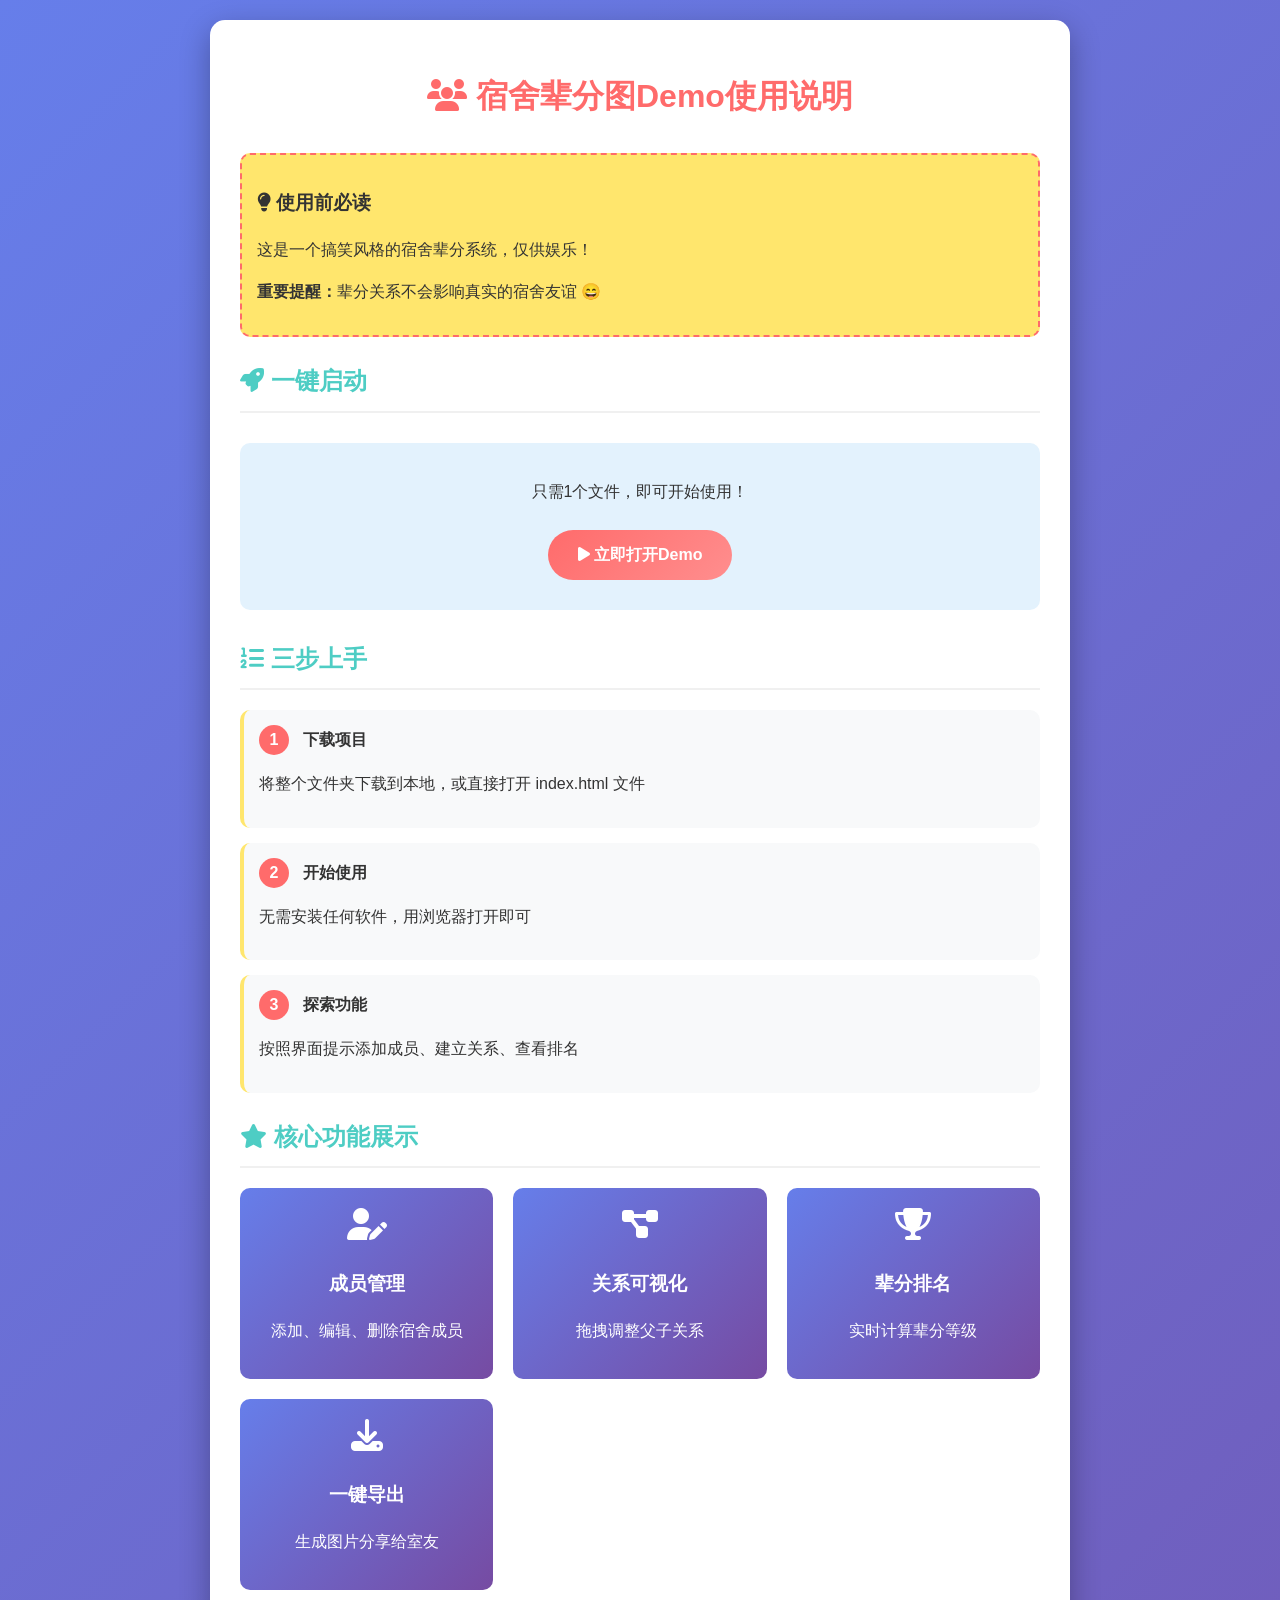
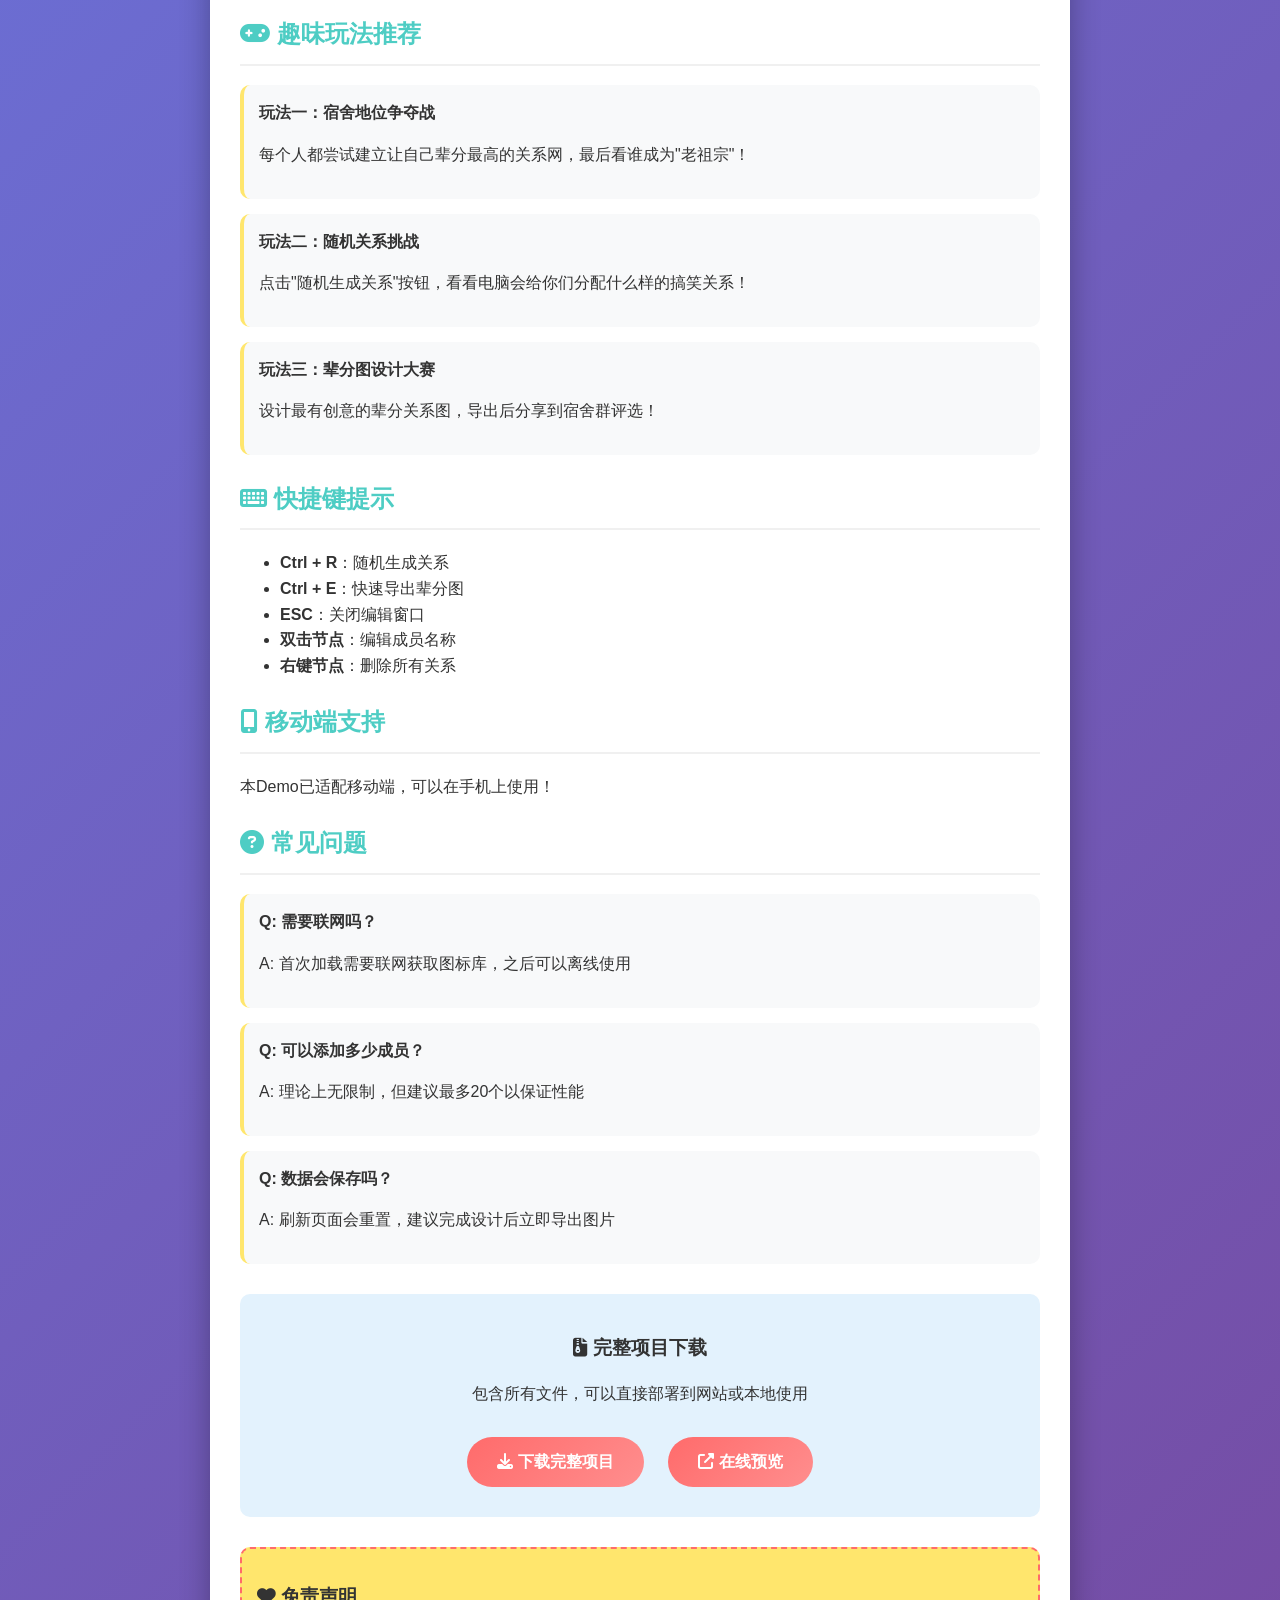
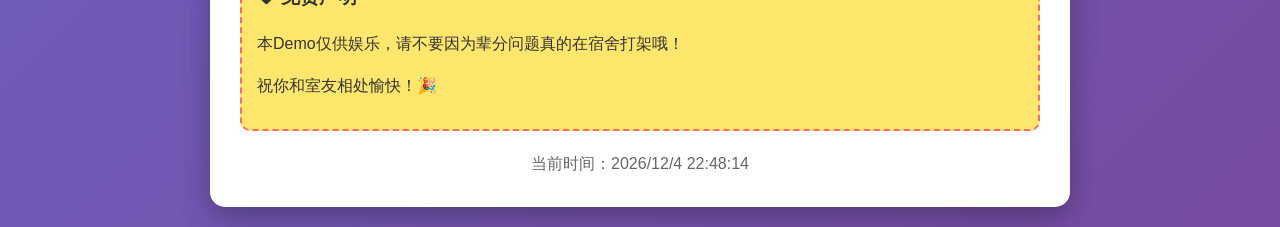
<file: workspace/demo-instructions.html>
<!DOCTYPE html>
<html lang="zh-CN">
<head>
    <meta charset="UTF-8">
    <meta name="viewport" content="width=device-width, initial-scale=1.0">
    <title>宿舍辈分图Demo - 使用说明</title>
    <style>
        body {
            font-family: 'Microsoft YaHei', sans-serif;
            line-height: 1.6;
            margin: 0;
            padding: 20px;
            background: linear-gradient(135deg, #667eea 0%, #764ba2 100%);
            color: #333;
        }
        
        .container {
            max-width: 800px;
            margin: 0 auto;
            background: white;
            padding: 30px;
            border-radius: 15px;
            box-shadow: 0 10px 30px rgba(0,0,0,0.3);
        }
        
        h1 {
            color: #ff6b6b;
            text-align: center;
            margin-bottom: 30px;
        }
        
        h2 {
            color: #4ecdc4;
            margin-top: 25px;
            border-bottom: 2px solid #f0f0f0;
            padding-bottom: 10px;
        }
        
        .step {
            background: #f8f9fa;
            padding: 15px;
            margin: 15px 0;
            border-radius: 10px;
            border-left: 4px solid #ffe66d;
        }
        
        .step-number {
            background: #ff6b6b;
            color: white;
            width: 30px;
            height: 30px;
            border-radius: 50%;
            display: inline-flex;
            align-items: center;
            justify-content: center;
            margin-right: 10px;
            font-weight: bold;
        }
        
        .feature-grid {
            display: grid;
            grid-template-columns: repeat(auto-fit, minmax(250px, 1fr));
            gap: 20px;
            margin: 20px 0;
        }
        
        .feature-card {
            background: linear-gradient(135deg, #667eea 0%, #764ba2 100%);
            color: white;
            padding: 20px;
            border-radius: 10px;
            text-align: center;
        }
        
        .feature-card i {
            font-size: 2rem;
            margin-bottom: 10px;
        }
        
        .download-section {
            text-align: center;
            margin: 30px 0;
            padding: 20px;
            background: #e3f2fd;
            border-radius: 10px;
        }
        
        .btn {
            display: inline-block;
            padding: 12px 30px;
            background: linear-gradient(135deg, #ff6b6b 0%, #ff8e8e 100%);
            color: white;
            text-decoration: none;
            border-radius: 25px;
            font-weight: bold;
            margin: 10px;
            transition: transform 0.3s, box-shadow 0.3s;
        }
        
        .btn:hover {
            transform: translateY(-2px);
            box-shadow: 0 5px 15px rgba(0,0,0,0.2);
        }
        
        .funny-note {
            background: #ffe66d;
            padding: 15px;
            border-radius: 10px;
            margin: 20px 0;
            border: 2px dashed #ff6b6b;
        }
        
        .screenshot {
            width: 100%;
            max-width: 600px;
            margin: 20px auto;
            display: block;
            border-radius: 10px;
            box-shadow: 0 5px 15px rgba(0,0,0,0.2);
        }
    </style>
    <link rel="stylesheet" href="https://cdnjs.cloudflare.com/ajax/libs/font-awesome/6.4.0/css/all.min.css">
</head>
<body>
    <div class="container">
        <h1><i class="fas fa-users"></i> 宿舍辈分图Demo使用说明</h1>
        
        <div class="funny-note">
            <h3><i class="fas fa-lightbulb"></i> 使用前必读</h3>
            <p>这是一个搞笑风格的宿舍辈分系统，仅供娱乐！</p>
            <p><strong>重要提醒：</strong>辈分关系不会影响真实的宿舍友谊 😄</p>
        </div>
        
        <h2><i class="fas fa-rocket"></i> 一键启动</h2>
        <div class="download-section">
            <p>只需1个文件，即可开始使用！</p>
            <a href="index.html" class="btn" target="_blank">
                <i class="fas fa-play"></i> 立即打开Demo
            </a>
        </div>
        
        <h2><i class="fas fa-list-ol"></i> 三步上手</h2>
        
        <div class="step">
            <span class="step-number">1</span>
            <strong>下载项目</strong>
            <p>将整个文件夹下载到本地，或直接打开 index.html 文件</p>
        </div>
        
        <div class="step">
            <span class="step-number">2</span>
            <strong>开始使用</strong>
            <p>无需安装任何软件，用浏览器打开即可</p>
        </div>
        
        <div class="step">
            <span class="step-number">3</span>
            <strong>探索功能</strong>
            <p>按照界面提示添加成员、建立关系、查看排名</p>
        </div>
        
        <h2><i class="fas fa-star"></i> 核心功能展示</h2>
        
        <div class="feature-grid">
            <div class="feature-card">
                <i class="fas fa-user-edit"></i>
                <h3>成员管理</h3>
                <p>添加、编辑、删除宿舍成员</p>
            </div>
            
            <div class="feature-card">
                <i class="fas fa-project-diagram"></i>
                <h3>关系可视化</h3>
                <p>拖拽调整父子关系</p>
            </div>
            
            <div class="feature-card">
                <i class="fas fa-trophy"></i>
                <h3>辈分排名</h3>
                <p>实时计算辈分等级</p>
            </div>
            
            <div class="feature-card">
                <i class="fas fa-download"></i>
                <h3>一键导出</h3>
                <p>生成图片分享给室友</p>
            </div>
        </div>
        
        <h2><i class="fas fa-gamepad"></i> 趣味玩法推荐</h2>
        
        <div class="step">
            <strong>玩法一：宿舍地位争夺战</strong>
            <p>每个人都尝试建立让自己辈分最高的关系网，最后看谁成为"老祖宗"！</p>
        </div>
        
        <div class="step">
            <strong>玩法二：随机关系挑战</strong>
            <p>点击"随机生成关系"按钮，看看电脑会给你们分配什么样的搞笑关系！</p>
        </div>
        
        <div class="step">
            <strong>玩法三：辈分图设计大赛</strong>
            <p>设计最有创意的辈分关系图，导出后分享到宿舍群评选！</p>
        </div>
        
        <h2><i class="fas fa-keyboard"></i> 快捷键提示</h2>
        <ul>
            <li><strong>Ctrl + R</strong>：随机生成关系</li>
            <li><strong>Ctrl + E</strong>：快速导出辈分图</li>
            <li><strong>ESC</strong>：关闭编辑窗口</li>
            <li><strong>双击节点</strong>：编辑成员名称</li>
            <li><strong>右键节点</strong>：删除所有关系</li>
        </ul>
        
        <h2><i class="fas fa-mobile-alt"></i> 移动端支持</h2>
        <p>本Demo已适配移动端，可以在手机上使用！</p>
        
        <h2><i class="fas fa-question-circle"></i> 常见问题</h2>
        
        <div class="step">
            <strong>Q: 需要联网吗？</strong>
            <p>A: 首次加载需要联网获取图标库，之后可以离线使用</p>
        </div>
        
        <div class="step">
            <strong>Q: 可以添加多少成员？</strong>
            <p>A: 理论上无限制，但建议最多20个以保证性能</p>
        </div>
        
        <div class="step">
            <strong>Q: 数据会保存吗？</strong>
            <p>A: 刷新页面会重置，建议完成设计后立即导出图片</p>
        </div>
        
        <div class="download-section">
            <h3><i class="fas fa-file-archive"></i> 完整项目下载</h3>
            <p>包含所有文件，可以直接部署到网站或本地使用</p>
            <div style="margin-top: 20px;">
                <a href="#" onclick="downloadProject()" class="btn">
                    <i class="fas fa-download"></i> 下载完整项目
                </a>
                <a href="index.html" class="btn" target="_blank">
                    <i class="fas fa-external-link-alt"></i> 在线预览
                </a>
            </div>
        </div>
        
        <div class="funny-note">
            <h3><i class="fas fa-heart"></i> 免责声明</h3>
            <p>本Demo仅供娱乐，请不要因为辈分问题真的在宿舍打架哦！</p>
            <p>祝你和室友相处愉快！🎉</p>
        </div>
    </div>
    
    <script>
        function downloadProject() {
            alert('请手动复制整个文件夹，或使用压缩软件打包下载！\n\n包含文件：\n- index.html\n- style.css\n- script.js\n- README.md\n- demo-instructions.html');
        }
        
        // 显示当前时间
        function updateTime() {
            const now = new Date();
            const timeElement = document.createElement('div');
            timeElement.style.textAlign = 'center';
            timeElement.style.marginTop = '20px';
            timeElement.style.color = '#666';
            timeElement.innerHTML = `当前时间：${now.toLocaleString('zh-CN')}`;
            
            const container = document.querySelector('.container');
            if (!document.querySelector('.time-display')) {
                timeElement.className = 'time-display';
                container.appendChild(timeElement);
            }
        }
        
        updateTime();
        setInterval(updateTime, 60000);
    </script>
</body>
</html>
</file>
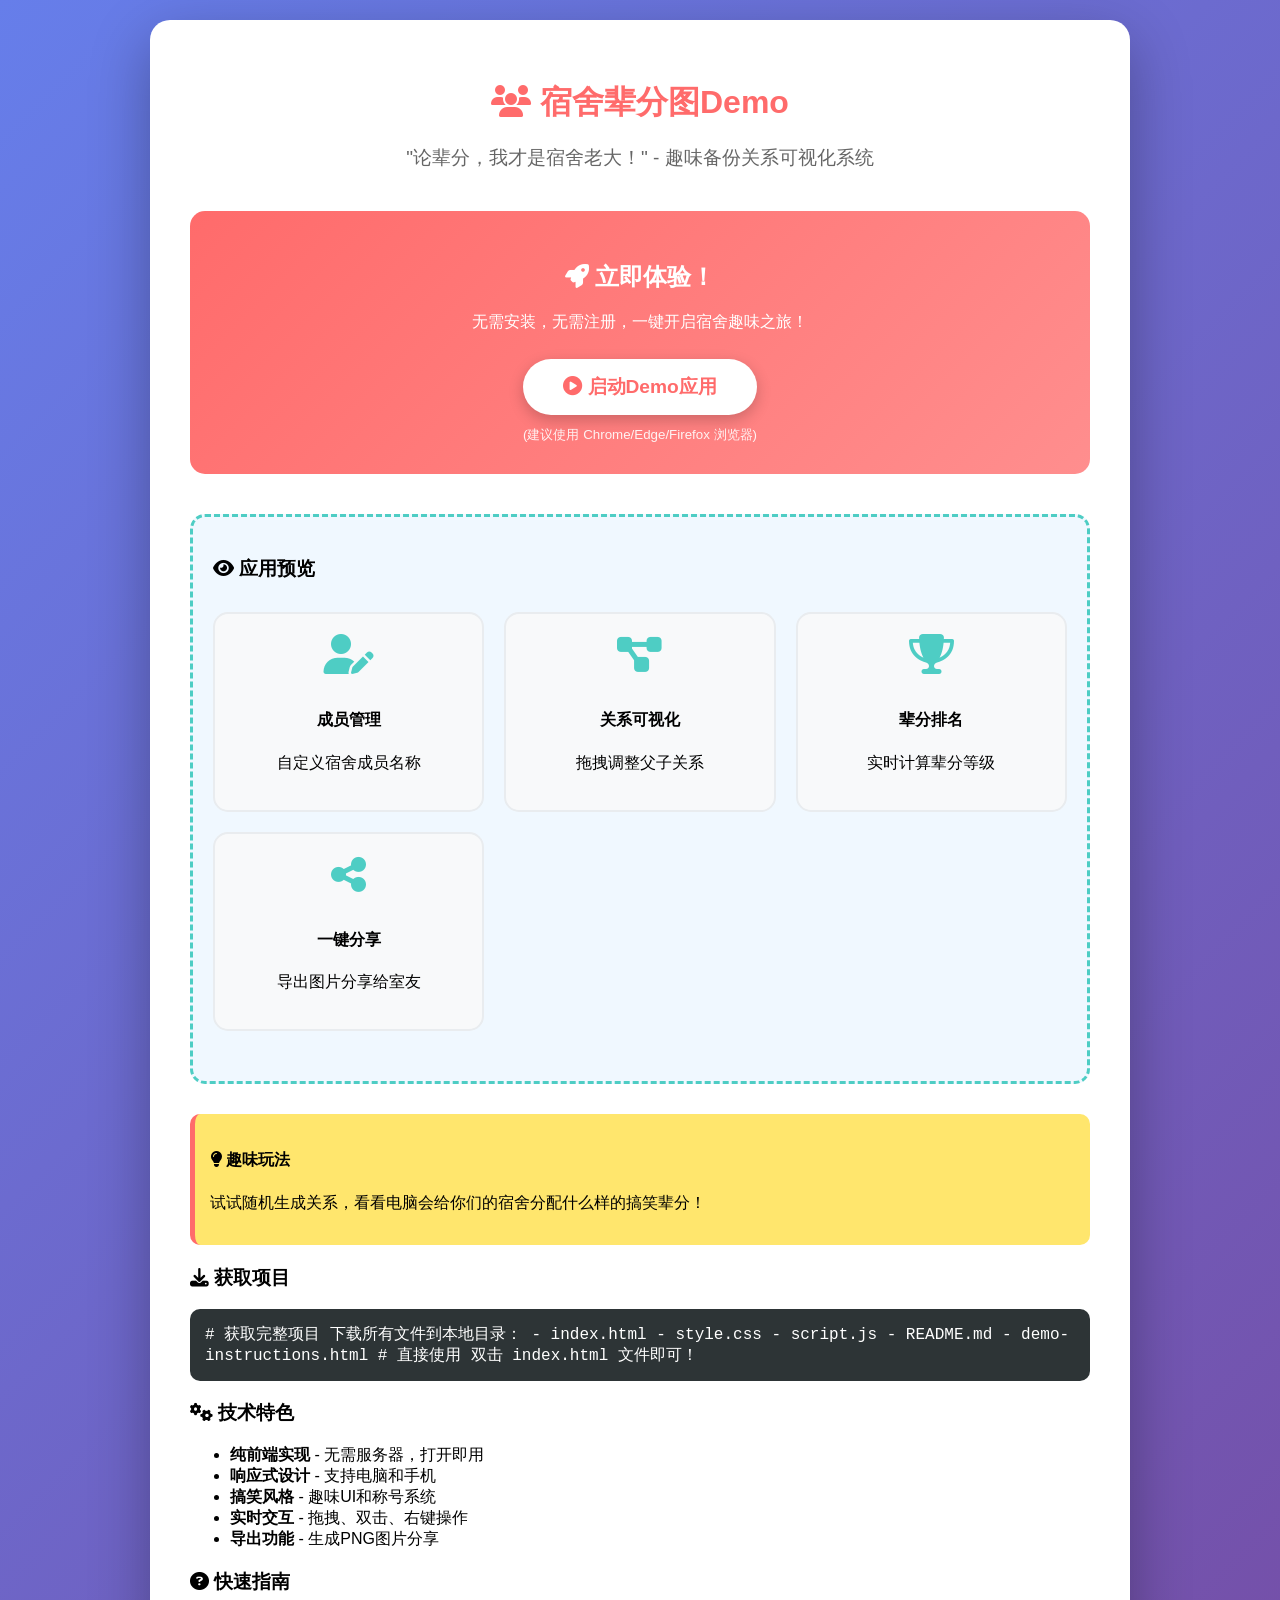
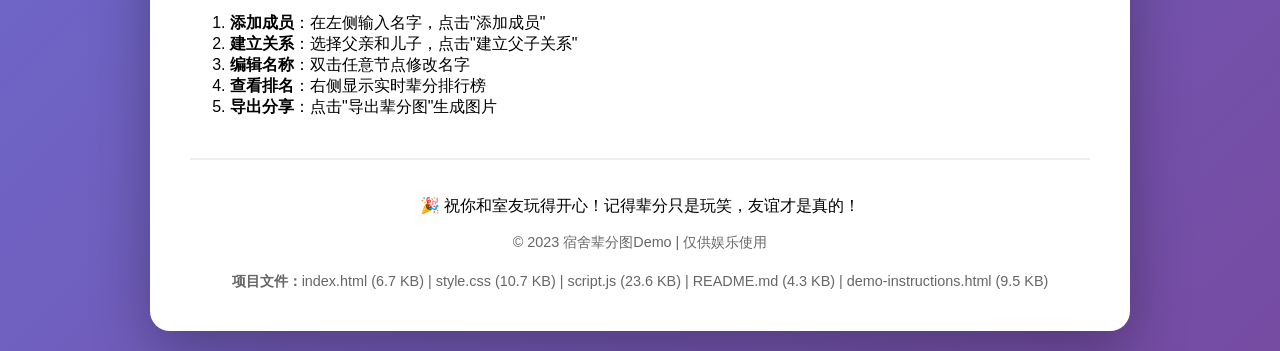
<file: workspace/快速开始.html>
<!DOCTYPE html>
<html lang="zh-CN">
<head>
    <meta charset="UTF-8">
    <meta name="viewport" content="width=device-width, initial-scale=1.0">
    <title>宿舍辈分图Demo - 快速开始</title>
    <style>
        body {
            font-family: 'Microsoft YaHei', sans-serif;
            margin: 0;
            padding: 20px;
            background: linear-gradient(135deg, #667eea 0%, #764ba2 100%);
            min-height: 100vh;
        }
        
        .container {
            max-width: 900px;
            margin: 0 auto;
            background: white;
            padding: 40px;
            border-radius: 20px;
            box-shadow: 0 20px 60px rgba(0,0,0,0.3);
        }
        
        h1 {
            color: #ff6b6b;
            text-align: center;
            margin-bottom: 10px;
        }
        
        .subtitle {
            text-align: center;
            color: #666;
            margin-bottom: 30px;
            font-size: 1.2rem;
        }
        
        .features {
            display: grid;
            grid-template-columns: repeat(auto-fit, minmax(200px, 1fr));
            gap: 20px;
            margin: 30px 0;
        }
        
        .feature {
            background: #f8f9fa;
            padding: 20px;
            border-radius: 15px;
            text-align: center;
            border: 2px solid #e9ecef;
            transition: transform 0.3s;
        }
        
        .feature:hover {
            transform: translateY(-5px);
            border-color: #ff6b6b;
        }
        
        .feature i {
            font-size: 2.5rem;
            color: #4ecdc4;
            margin-bottom: 15px;
        }
        
        .launch-section {
            text-align: center;
            margin: 40px 0;
            padding: 30px;
            background: linear-gradient(135deg, #ff6b6b 0%, #ff8e8e 100%);
            border-radius: 15px;
            color: white;
        }
        
        .launch-btn {
            display: inline-block;
            padding: 15px 40px;
            background: white;
            color: #ff6b6b;
            text-decoration: none;
            border-radius: 50px;
            font-size: 1.2rem;
            font-weight: bold;
            margin: 10px;
            transition: all 0.3s;
            box-shadow: 0 5px 15px rgba(0,0,0,0.2);
        }
        
        .launch-btn:hover {
            transform: translateY(-3px);
            box-shadow: 0 8px 25px rgba(0,0,0,0.3);
        }
        
        .preview {
            margin: 30px 0;
            border: 3px dashed #4ecdc4;
            border-radius: 15px;
            padding: 20px;
            background: #f0f8ff;
        }
        
        .code-block {
            background: #2d3436;
            color: #fff;
            padding: 15px;
            border-radius: 10px;
            font-family: 'Courier New', monospace;
            margin: 15px 0;
            overflow-x: auto;
        }
        
        .fun-fact {
            background: #ffe66d;
            padding: 15px;
            border-radius: 10px;
            margin: 20px 0;
            border-left: 5px solid #ff6b6b;
        }
        
        @media (max-width: 768px) {
            .container {
                padding: 20px;
            }
            
            .features {
                grid-template-columns: 1fr;
            }
        }
    </style>
    <link rel="stylesheet" href="https://cdnjs.cloudflare.com/ajax/libs/font-awesome/6.4.0/css/all.min.css">
</head>
<body>
    <div class="container">
        <h1><i class="fas fa-users"></i> 宿舍辈分图Demo</h1>
        <p class="subtitle">"论辈分，我才是宿舍老大！" - 趣味备份关系可视化系统</p>
        
        <div class="launch-section">
            <h2><i class="fas fa-rocket"></i> 立即体验！</h2>
            <p>无需安装，无需注册，一键开启宿舍趣味之旅！</p>
            <a href="index.html" class="launch-btn" target="_blank">
                <i class="fas fa-play-circle"></i> 启动Demo应用
            </a>
            <br>
            <small style="opacity: 0.9;">(建议使用 Chrome/Edge/Firefox 浏览器)</small>
        </div>
        
        <div class="preview">
            <h3><i class="fas fa-eye"></i> 应用预览</h3>
            <div class="features">
                <div class="feature">
                    <i class="fas fa-user-edit"></i>
                    <h4>成员管理</h4>
                    <p>自定义宿舍成员名称</p>
                </div>
                <div class="feature">
                    <i class="fas fa-project-diagram"></i>
                    <h4>关系可视化</h4>
                    <p>拖拽调整父子关系</p>
                </div>
                <div class="feature">
                    <i class="fas fa-trophy"></i>
                    <h4>辈分排名</h4>
                    <p>实时计算辈分等级</p>
                </div>
                <div class="feature">
                    <i class="fas fa-share-alt"></i>
                    <h4>一键分享</h4>
                    <p>导出图片分享给室友</p>
                </div>
            </div>
        </div>
        
        <div class="fun-fact">
            <h4><i class="fas fa-lightbulb"></i> 趣味玩法</h4>
            <p>试试随机生成关系，看看电脑会给你们的宿舍分配什么样的搞笑辈分！</p>
        </div>
        
        <h3><i class="fas fa-download"></i> 获取项目</h3>
        <div class="code-block">
# 获取完整项目
下载所有文件到本地目录：
- index.html
- style.css  
- script.js
- README.md
- demo-instructions.html

# 直接使用
双击 index.html 文件即可！
        </div>
        
        <h3><i class="fas fa-cogs"></i> 技术特色</h3>
        <ul>
            <li><strong>纯前端实现</strong> - 无需服务器，打开即用</li>
            <li><strong>响应式设计</strong> - 支持电脑和手机</li>
            <li><strong>搞笑风格</strong> - 趣味UI和称号系统</li>
            <li><strong>实时交互</strong> - 拖拽、双击、右键操作</li>
            <li><strong>导出功能</strong> - 生成PNG图片分享</li>
        </ul>
        
        <h3><i class="fas fa-question-circle"></i> 快速指南</h3>
        <ol>
            <li><strong>添加成员</strong>：在左侧输入名字，点击"添加成员"</li>
            <li><strong>建立关系</strong>：选择父亲和儿子，点击"建立父子关系"</li>
            <li><strong>编辑名称</strong>：双击任意节点修改名字</li>
            <li><strong>查看排名</strong>：右侧显示实时辈分排行榜</li>
            <li><strong>导出分享</strong>：点击"导出辈分图"生成图片</li>
        </ol>
        
        <div style="text-align: center; margin-top: 40px; padding-top: 20px; border-top: 2px solid #eee;">
            <p>🎉 祝你和室友玩得开心！记得辈分只是玩笑，友谊才是真的！</p>
            <p style="font-size: 0.9rem; color: #666;">© 2023 宿舍辈分图Demo | 仅供娱乐使用</p>
        </div>
    </div>
    
    <script>
        // 显示文件大小信息
        window.addEventListener('load', function() {
            const fileInfo = {
                'index.html': '6.7 KB',
                'style.css': '10.7 KB', 
                'script.js': '23.6 KB',
                'README.md': '4.3 KB',
                'demo-instructions.html': '9.5 KB'
            };
            
            // 添加文件大小显示
            const fileList = document.createElement('div');
            fileList.style.marginTop = '20px';
            fileList.style.fontSize = '0.9rem';
            fileList.style.color = '#666';
            fileList.innerHTML = '<strong>项目文件：</strong>' + 
                Object.entries(fileInfo).map(([file, size]) => 
                    `${file} (${size})`).join(' | ');
            
            document.querySelector('.container > div:last-child').appendChild(fileList);
        });
    </script>
</body>
</html>
</file>
